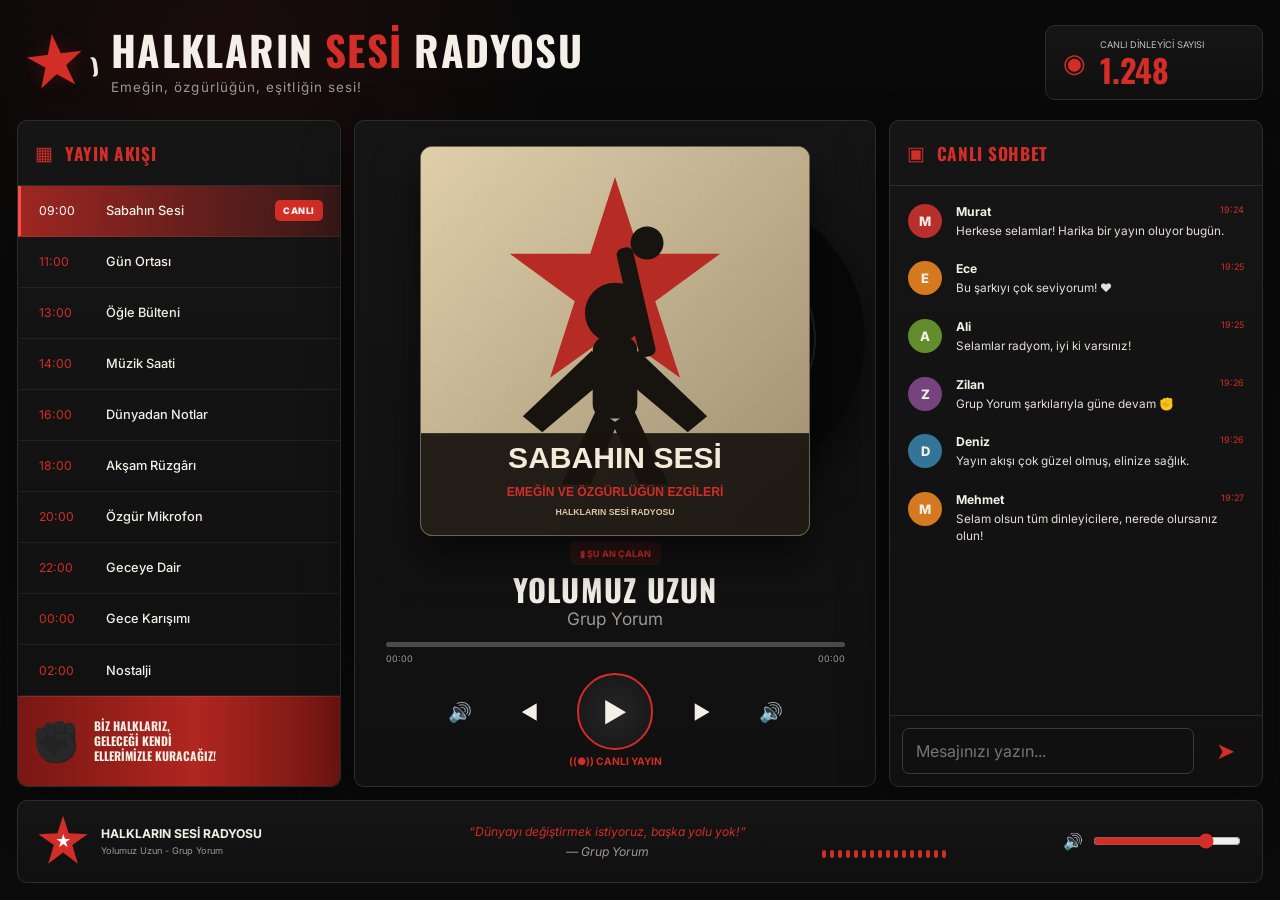
<file: index.html>
<!doctype html>
<html lang="tr">
<head>
  <meta charset="utf-8">
  <meta name="viewport" content="width=device-width, initial-scale=1">
  <title>Halkların Sesi Radyosu</title>
  <meta name="description" content="Halkların Sesi Radyosu">
  <link rel="preconnect" href="https://fonts.googleapis.com">
  <link rel="preconnect" href="https://fonts.gstatic.com" crossorigin>
  <link href="https://fonts.googleapis.com/css2?family=Inter:wght@400;500;600;700;800;900&family=Oswald:wght@500;600;700&display=swap" rel="stylesheet">
  <link rel="stylesheet" href="assets/css/style.css">
</head>
<body>
  <div class="app">

    <header class="header">
      <div class="identity">
        <div class="logo" aria-hidden="true">
          <span class="logo-star">★</span>
          <span class="logo-wave">)))</span>
        </div>
        <div>
          <h1>HALKLARIN <span>SESİ</span> RADYOSU</h1>
          <p>Emeğin, özgürlüğün, eşitliğin sesi!</p>
        </div>
      </div>

      <div class="listener-box">
        <div class="listener-symbol">◉</div>
        <div>
          <small>CANLI DİNLEYİCİ SAYISI</small>
          <strong id="listenerCount">1.248</strong>
        </div>
      </div>
    </header>

    <main class="content">
      <aside class="panel schedule-panel">
        <div class="panel-title">
          <span class="title-icon">▦</span>
          <h2>YAYIN AKIŞI</h2>
        </div>
        <div id="scheduleList" class="schedule-list"></div>
        <div class="slogan-box">
          <div class="raised-fist">✊</div>
          <strong>BİZ HALKLARIZ,<br>GELECEĞİ KENDİ<br>ELLERİMİZLE KURACAĞIZ!</strong>
        </div>
      </aside>

      <section class="panel main-player">
        <div class="art-zone">
          <div class="record" aria-hidden="true">
            <span></span>
          </div>
          <div class="cover">
            <img id="programCover" src="assets/images/covers/sabah.svg" alt="Program kapağı">
          </div>
        </div>

        <div class="track-info">
          <div class="now-label">▮ ŞU AN ÇALAN</div>
          <h2 id="songTitle">YOLUMUZ UZUN</h2>
          <p id="artistName">Grup Yorum</p>
        </div>

        <div class="seek">
          <div class="seek-track"><span id="progressBar"></span></div>
          <div class="seek-times">
            <span id="elapsedTime">00:00</span>
            <span id="totalTime">00:00</span>
          </div>
        </div>

        <div class="controls">
          <button id="muteButton" aria-label="Sesi kapat">🔊</button>
          <button id="prevButton" aria-label="Önceki">◀</button>
          <button id="playButton" class="play" aria-label="Oynat">▶</button>
          <button id="nextButton" aria-label="Sonraki">▶</button>
          <button id="volumeButton" aria-label="Ses">🔊</button>
        </div>

        <div class="live-stream">((●)) CANLI YAYIN</div>
        <audio id="audioPlayer" preload="metadata"></audio>
      </section>

      <aside class="panel chat-panel">
        <div class="panel-title">
          <span class="title-icon">▣</span>
          <h2>CANLI SOHBET</h2>
        </div>

        <div class="messages" id="messages">
          <article class="message">
            <span class="avatar red">M</span>
            <div>
              <div class="message-head"><strong>Murat</strong><time>19:24</time></div>
              <p>Herkese selamlar! Harika bir yayın oluyor bugün.</p>
            </div>
          </article>
          <article class="message">
            <span class="avatar orange">E</span>
            <div>
              <div class="message-head"><strong>Ece</strong><time>19:25</time></div>
              <p>Bu şarkıyı çok seviyorum! ❤️</p>
            </div>
          </article>
          <article class="message">
            <span class="avatar green">A</span>
            <div>
              <div class="message-head"><strong>Ali</strong><time>19:25</time></div>
              <p>Selamlar radyom, iyi ki varsınız!</p>
            </div>
          </article>
          <article class="message">
            <span class="avatar purple">Z</span>
            <div>
              <div class="message-head"><strong>Zilan</strong><time>19:26</time></div>
              <p>Grup Yorum şarkılarıyla güne devam ✊</p>
            </div>
          </article>
          <article class="message">
            <span class="avatar blue">D</span>
            <div>
              <div class="message-head"><strong>Deniz</strong><time>19:26</time></div>
              <p>Yayın akışı çok güzel olmuş, elinize sağlık.</p>
            </div>
          </article>
          <article class="message">
            <span class="avatar orange">M</span>
            <div>
              <div class="message-head"><strong>Mehmet</strong><time>19:27</time></div>
              <p>Selam olsun tüm dinleyicilere, nerede olursanız olun!</p>
            </div>
          </article>
        </div>

        <form id="chatForm" class="chat-form">
          <input id="chatInput" maxlength="180" placeholder="Mesajınızı yazın...">
          <button type="submit" aria-label="Gönder">➤</button>
        </form>
      </aside>
    </main>

    <footer class="footer-player">
      <div class="station">
        <div class="mini-logo">★</div>
        <div>
          <strong>HALKLARIN SESİ RADYOSU</strong>
          <span id="footerTrack">Yolumuz Uzun - Grup Yorum</span>
        </div>
      </div>

      <blockquote>
        “Dünyayı değiştirmek istiyoruz, başka yolu yok!”
        <span>— Grup Yorum</span>
      </blockquote>

      <div class="footer-right">
        <div class="equalizer" aria-hidden="true">
          <i></i><i></i><i></i><i></i><i></i><i></i><i></i><i></i><i></i><i></i><i></i><i></i><i></i><i></i><i></i><i></i>
        </div>
        <div class="volume-line">
          <span>🔊</span>
          <input id="volumeControl" type="range" min="0" max="1" step="0.01" value="0.8">
        </div>
      </div>
    </footer>

  </div>
  <script src="assets/js/app.js"></script>
</body>
</html>
</file>
<file: assets/css/style.css>
:root{
  --bg:#080808;
  --panel:#121212;
  --panel2:#181818;
  --line:#2d2d2d;
  --text:#f4efe7;
  --muted:#9c9892;
  --red:#d22d27;
  --red2:#8d1714;
  --cream:#d8c5a4;
}

*{box-sizing:border-box}
html,body{width:100%;height:100%;margin:0;overflow:hidden}
body{
  background:
    radial-gradient(circle at 18% 5%,rgba(210,45,39,.09),transparent 24%),
    linear-gradient(180deg,#090909,#0b0b0b);
  color:var(--text);
  font-family:Inter,Arial,sans-serif;
}

button,input{font:inherit}
button{color:inherit}

.app{
  width:100vw;
  height:100vh;
  padding:clamp(10px,1.35vw,22px);
  display:grid;
  grid-template-rows:clamp(76px,10vh,104px) minmax(0,1fr) clamp(74px,9.2vh,96px);
  gap:clamp(9px,1vw,14px);
  overflow:hidden;
}

.header{
  display:flex;
  justify-content:space-between;
  align-items:center;
  min-height:0;
}

.identity{
  display:flex;
  align-items:center;
  gap:clamp(12px,1.3vw,20px);
  min-width:0;
}

.logo{
  width:clamp(62px,6vw,96px);
  height:clamp(62px,6vw,96px);
  position:relative;
  flex:none;
}

.logo-star{
  position:absolute;
  inset:0;
  display:grid;
  place-items:center;
  color:var(--red);
  font-size:clamp(54px,5vw,84px);
  transform:rotate(-7deg);
  text-shadow:0 0 20px rgba(210,45,39,.18);
}

.logo-wave{
  position:absolute;
  right:0;
  top:34%;
  color:#f0e8db;
  font-family:Oswald,sans-serif;
  font-size:clamp(14px,1.5vw,24px);
  letter-spacing:-4px;
  transform:rotate(-8deg);
}

.identity h1{
  margin:0;
  font-family:Oswald,sans-serif;
  font-size:clamp(28px,3.2vw,54px);
  line-height:1;
  letter-spacing:.035em;
  white-space:nowrap;
}

.identity h1 span{color:var(--red)}
.identity p{
  margin:8px 0 0;
  color:var(--muted);
  font-size:clamp(11px,1.05vw,17px);
  letter-spacing:.08em;
}

.listener-box{
  min-width:clamp(205px,17vw,270px);
  display:flex;
  align-items:center;
  gap:14px;
  padding:clamp(10px,1vw,16px) clamp(14px,1.3vw,20px);
  border:1px solid var(--line);
  border-radius:10px;
  background:linear-gradient(180deg,#151515,#101010);
}

.listener-symbol{
  color:var(--red);
  font-size:clamp(24px,2vw,34px);
}

.listener-box small{
  display:block;
  color:#c5c0b7;
  font-size:clamp(9px,.72vw,12px);
  white-space:nowrap;
}

.listener-box strong{
  display:block;
  margin-top:4px;
  color:var(--red);
  font-family:Oswald,sans-serif;
  font-size:clamp(28px,2.5vw,44px);
  line-height:1;
}

.content{
  min-height:0;
  display:grid;
  grid-template-columns:minmax(245px,26%) minmax(440px,1fr) minmax(290px,30%);
  gap:clamp(9px,1vw,14px);
}

.panel{
  min-height:0;
  overflow:hidden;
  border:1px solid var(--line);
  border-radius:10px;
  background:linear-gradient(180deg,#151515,#101010);
  box-shadow:0 18px 50px rgba(0,0,0,.35);
}

.panel-title{
  height:clamp(54px,7.2vh,72px);
  padding:0 clamp(15px,1.3vw,22px);
  display:flex;
  align-items:center;
  gap:12px;
  border-bottom:1px solid var(--line);
}

.panel-title h2{
  margin:0;
  color:var(--red);
  font-family:Oswald,sans-serif;
  font-size:clamp(17px,1.35vw,23px);
  letter-spacing:.04em;
}

.title-icon{
  color:var(--red);
  font-size:clamp(18px,1.5vw,25px);
}

.schedule-panel{
  display:grid;
  grid-template-rows:auto minmax(0,1fr) clamp(72px,10vh,92px);
}

.schedule-list{
  min-height:0;
  overflow:hidden;
}

.schedule-item{
  width:100%;
  height:calc(100% / 10);
  min-height:0;
  padding:0 clamp(13px,1.35vw,22px);
  display:grid;
  grid-template-columns:58px 1fr auto;
  align-items:center;
  gap:9px;
  border:0;
  border-bottom:1px solid rgba(255,255,255,.06);
  border-left:3px solid transparent;
  background:transparent;
  cursor:pointer;
  text-align:left;
}

.schedule-item:hover{background:#191919}
.schedule-item.active{
  background:linear-gradient(90deg,rgba(210,45,39,.72),rgba(210,45,39,.18));
  border-left-color:#ff4c45;
}

.schedule-time{
  color:var(--red);
  font-size:clamp(11px,.95vw,16px);
}

.schedule-item.active .schedule-time{color:#fff}
.schedule-name{
  font-size:clamp(11px,1vw,16px);
  font-weight:500;
}

.live-pill{
  padding:5px 8px;
  border-radius:5px;
  background:var(--red);
  font-size:9px;
  font-weight:900;
  letter-spacing:.06em;
}

.slogan-box{
  display:flex;
  align-items:center;
  gap:14px;
  padding:10px 14px;
  background:
    linear-gradient(90deg,#781713,#b12620 55%,#6f1512),
    repeating-linear-gradient(-35deg,transparent 0 14px,rgba(255,255,255,.04) 14px 28px);
  border-top:1px solid rgba(255,255,255,.08);
}

.raised-fist{
  font-size:clamp(30px,3vw,50px);
  filter:grayscale(1) brightness(.2);
}

.slogan-box strong{
  font-family:Oswald,sans-serif;
  font-size:clamp(11px,.93vw,16px);
  line-height:1.25;
}

.main-player{
  padding:clamp(14px,1.5vw,24px) clamp(24px,2.4vw,38px);
  display:grid;
  grid-template-rows:minmax(0,1fr) auto auto auto auto;
  justify-items:center;
}

.art-zone{
  width:min(51vh,46vw,390px);
  aspect-ratio:1;
  position:relative;
  align-self:center;
}

.record{
  position:absolute;
  width:75%;
  aspect-ratio:1;
  border-radius:50%;
  right:-14%;
  top:12%;
  background:
    radial-gradient(circle,#8c1714 0 8%,#131313 8% 11%,#070707 11% 20%,#202020 20% 21%,#080808 21% 33%,#202020 33% 34%,#080808 34% 46%,#202020 46% 47%,#080808 47% 100%);
  box-shadow:0 20px 40px rgba(0,0,0,.55);
}

.record span{
  position:absolute;
  left:50%;
  top:50%;
  width:10px;
  height:10px;
  border-radius:50%;
  background:#d7c39f;
  transform:translate(-50%,-50%);
}

.cover{
  position:absolute;
  inset:0;
  z-index:2;
  overflow:hidden;
  border:1px solid #6a6153;
  border-radius:12px;
  background:#b9aa8b;
  box-shadow:0 22px 44px rgba(0,0,0,.52);
}

.cover img{
  width:100%;
  height:100%;
  display:block;
  object-fit:cover;
}

.track-info{
  text-align:center;
}

.now-label{
  display:inline-block;
  padding:6px 10px;
  color:var(--red);
  background:rgba(210,45,39,.12);
  border-radius:5px;
  font-size:clamp(9px,.7vw,12px);
  font-weight:800;
}

.track-info h2{
  margin:9px 0 3px;
  font-family:Oswald,sans-serif;
  font-size:clamp(26px,2.4vw,43px);
  line-height:1;
  letter-spacing:.04em;
}

.track-info p{
  margin:0;
  color:var(--muted);
  font-size:clamp(15px,1.35vw,22px);
}

.seek{
  width:100%;
  margin-top:clamp(12px,1.5vh,18px);
}

.seek-track{
  height:5px;
  border-radius:10px;
  background:#4b4b4b;
  overflow:hidden;
}

.seek-track span{
  display:block;
  width:0;
  height:100%;
  background:var(--red);
}

.seek-times{
  display:flex;
  justify-content:space-between;
  margin-top:6px;
  color:var(--muted);
  font-size:clamp(9px,.7vw,12px);
}

.controls{
  display:flex;
  align-items:center;
  justify-content:center;
  gap:clamp(18px,2vw,34px);
  margin-top:clamp(8px,1vh,14px);
}

.controls button{
  width:44px;
  height:44px;
  border:0;
  background:transparent;
  cursor:pointer;
  font-size:clamp(18px,1.5vw,25px);
}

.controls .play{
  width:clamp(68px,6vw,92px);
  height:clamp(68px,6vw,92px);
  border:2px solid var(--red);
  border-radius:50%;
  background:radial-gradient(circle,#252525,#151515);
  font-size:clamp(25px,2.1vw,35px);
}

.live-stream{
  margin-top:5px;
  color:var(--red);
  font-size:clamp(10px,.8vw,13px);
  font-weight:700;
}

.chat-panel{
  display:grid;
  grid-template-rows:auto minmax(0,1fr) auto;
}

.messages{
  min-height:0;
  overflow-y:auto;
  padding:7px 18px;
}

.messages::-webkit-scrollbar{width:7px}
.messages::-webkit-scrollbar-thumb{background:var(--red);border-radius:10px}

.message{
  display:grid;
  grid-template-columns:36px 1fr;
  gap:12px;
  padding:clamp(9px,1.2vh,14px) 0;
}

.avatar{
  width:34px;
  height:34px;
  display:grid;
  place-items:center;
  border-radius:50%;
  font-size:13px;
  font-weight:800;
}

.red{background:#b8302b}.orange{background:#d57920}.green{background:#638c2d}.purple{background:#76437f}.blue{background:#337598}

.message-head{
  display:flex;
  justify-content:space-between;
  gap:10px;
}

.message-head strong{font-size:clamp(12px,.95vw,15px)}
.message-head time{color:var(--red);font-size:clamp(9px,.7vw,12px)}
.message p{
  margin:4px 0 0;
  color:#e4e0d9;
  font-size:clamp(11px,.92vw,15px);
  line-height:1.45;
}

.chat-form{
  display:flex;
  gap:8px;
  padding:12px;
  border-top:1px solid var(--line);
}

.chat-form input{
  min-width:0;
  flex:1;
  padding:12px 13px;
  color:white;
  background:#101010;
  border:1px solid #3a3a3a;
  border-radius:7px;
  outline:none;
}

.chat-form input:focus{border-color:var(--red)}
.chat-form button{
  width:48px;
  border:0;
  border-radius:7px;
  background:transparent;
  color:var(--red);
  font-size:23px;
  cursor:pointer;
}

.footer-player{
  min-height:0;
  display:grid;
  grid-template-columns:1.1fr 1.2fr 1.3fr;
  align-items:center;
  gap:20px;
  padding:0 clamp(15px,1.5vw,24px);
  border:1px solid var(--line);
  border-radius:10px;
  background:linear-gradient(180deg,#151515,#101010);
}

.station{
  display:flex;
  align-items:center;
  gap:12px;
}

.mini-logo{
  width:clamp(44px,4vw,58px);
  height:clamp(44px,4vw,58px);
  display:grid;
  place-items:center;
  color:white;
  background:var(--red);
  clip-path:polygon(50% 0,61% 34%,98% 36%,68% 57%,79% 94%,50% 72%,21% 94%,32% 57%,2% 36%,39% 34%);
}

.station strong,.station span{display:block}
.station strong{font-size:clamp(11px,.95vw,16px)}
.station span{margin-top:4px;color:var(--muted);font-size:clamp(9px,.72vw,12px)}

.footer-player blockquote{
  margin:0;
  text-align:center;
  color:var(--red);
  font-size:clamp(11px,.95vw,16px);
  font-style:italic;
}

.footer-player blockquote span{
  display:block;
  margin-top:5px;
  color:var(--muted);
}

.footer-right{
  display:grid;
  grid-template-columns:1fr minmax(120px,180px);
  align-items:center;
  gap:16px;
}

.equalizer{
  height:34px;
  display:flex;
  align-items:flex-end;
  gap:4px;
}

.equalizer i{
  width:4px;
  height:8px;
  border-radius:2px;
  background:var(--red);
  animation:eq .8s ease-in-out infinite alternate;
}

.equalizer i:nth-child(2n){animation-delay:.15s}
.equalizer i:nth-child(3n){animation-delay:.3s}

@keyframes eq{from{height:6px}.to{height:32px}}

.volume-line{
  display:flex;
  align-items:center;
  gap:8px;
}

.volume-line input{
  min-width:0;
  width:100%;
  accent-color:var(--red);
}

@media(max-width:980px){
  html,body{overflow:auto}
  .app{height:auto;min-height:100vh;grid-template-rows:auto auto auto}
  .header{align-items:flex-start;gap:12px}
  .identity h1{white-space:normal}
  .content{grid-template-columns:1fr}
  .schedule-panel,.main-player,.chat-panel{min-height:620px}
  .footer-player{grid-template-columns:1fr;padding:18px}
  .footer-right{grid-template-columns:1fr 180px}
}

@media(max-width:640px){
  .header{flex-direction:column}
  .listener-box{width:100%}
  .content{grid-template-columns:1fr}
  .art-zone{width:min(76vw,360px)}
  .footer-right{grid-template-columns:1fr}
}
</file>
